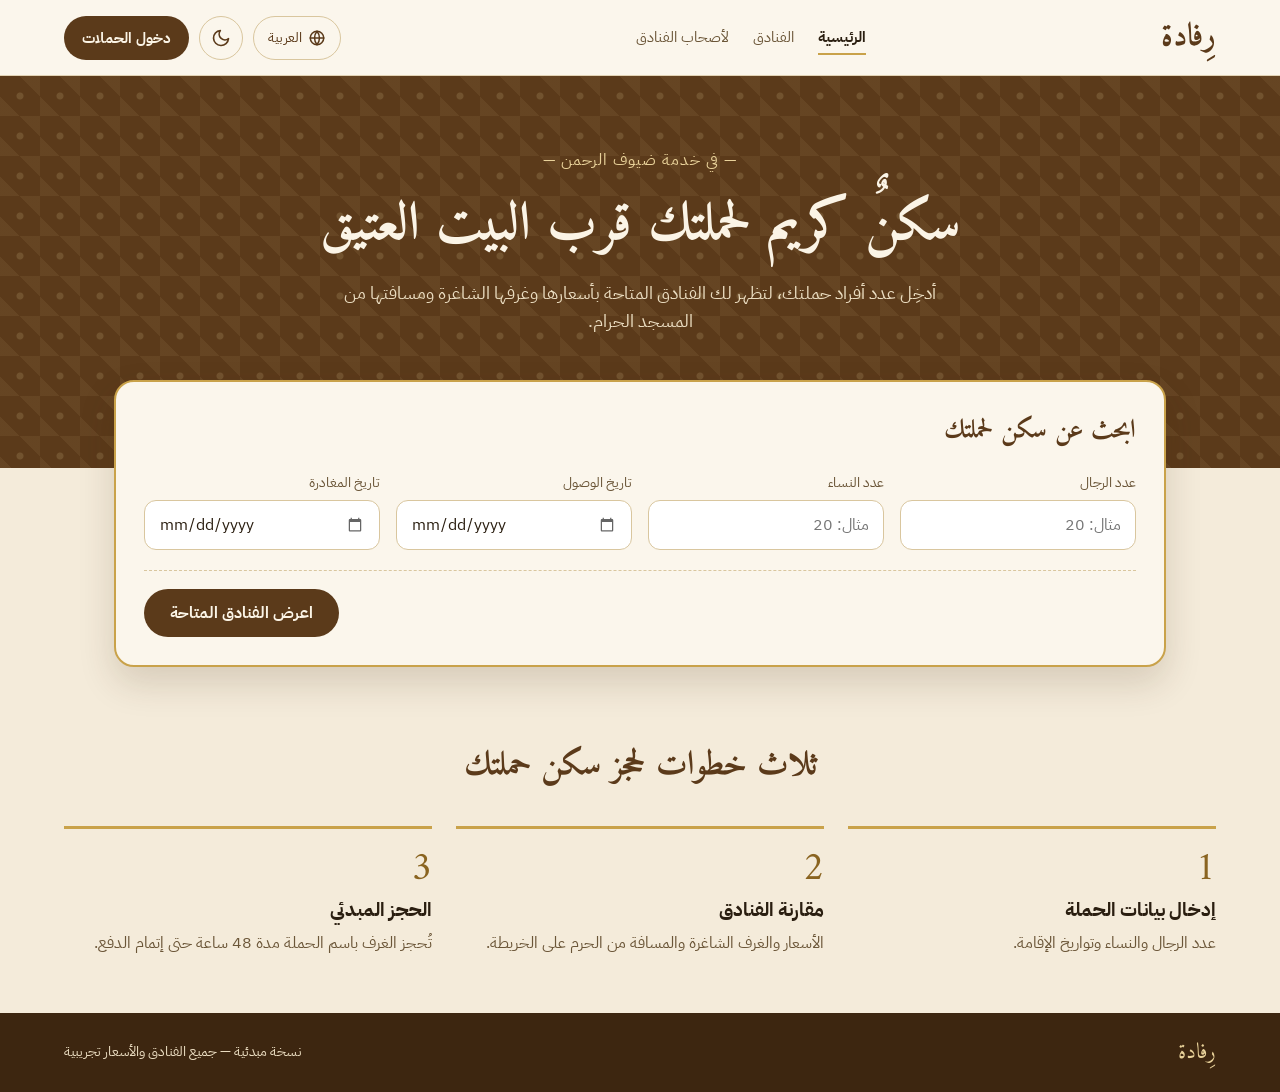
<file: index.html>
<!doctype html>
<html lang="ar" dir="rtl">
<head>
  <meta charset="utf-8">
  <meta name="viewport" content="width=device-width, initial-scale=1">
  <title>رِفادة | Rifada</title>
  <link rel="preconnect" href="https://fonts.googleapis.com">
  <link rel="stylesheet" href="https://fonts.googleapis.com/css2?family=Amiri:wght@400;700&family=IBM+Plex+Sans+Arabic:wght@400;500;700&display=swap">
  <link rel="stylesheet" href="css/style.css">
</head>
<body>
  <header id="site-header"></header>

  <section class="hero">
    <div class="hero-inner">
      <span class="hero-tag" data-i18n="hero_tag"></span>
      <h1 data-i18n="hero_title"></h1>
      <p data-i18n="hero_sub"></p>
    </div>
  </section>

  <section class="search-wrap">
    <form class="search-card" id="search-form" novalidate>
      <h2 class="display" style="font-size: 26px" data-i18n="search_title"></h2>
      <div class="form-grid">
        <div class="field">
          <label for="men" data-i18n="men"></label>
          <input id="men" type="number" min="0" inputmode="numeric" data-i18n-placeholder="ph_number">
        </div>
        <div class="field">
          <label for="women" data-i18n="women"></label>
          <input id="women" type="number" min="0" inputmode="numeric" data-i18n-placeholder="ph_number">
        </div>
        <div class="field">
          <label for="checkin" data-i18n="checkin"></label>
          <input id="checkin" type="date">
        </div>
        <div class="field">
          <label for="checkout" data-i18n="checkout"></label>
          <input id="checkout" type="date">
        </div>
      </div>
      <p class="form-error hidden" id="search-error" role="alert"></p>
      <div class="search-footer">
        <span class="muted" id="group-total"></span>
        <button type="submit" class="btn" data-i18n="show_hotels"></button>
      </div>
    </form>
  </section>

  <section class="container how">
    <h2 data-i18n="how_title"></h2>
    <div class="how-grid">
      <div class="how-item">
        <span class="how-num">1</span>
        <h3 data-i18n="how1_t"></h3>
        <p data-i18n="how1_d"></p>
      </div>
      <div class="how-item">
        <span class="how-num">2</span>
        <h3 data-i18n="how2_t"></h3>
        <p data-i18n="how2_d"></p>
      </div>
      <div class="how-item">
        <span class="how-num">3</span>
        <h3 data-i18n="how3_t"></h3>
        <p data-i18n="how3_d"></p>
      </div>
    </div>
  </section>

  <footer id="site-footer"></footer>

  <script src="js/data.js"></script>
  <script src="js/i18n.js"></script>
  <script src="js/app.js"></script>
  <script src="js/home.js"></script>
</body>
</html>
</file>
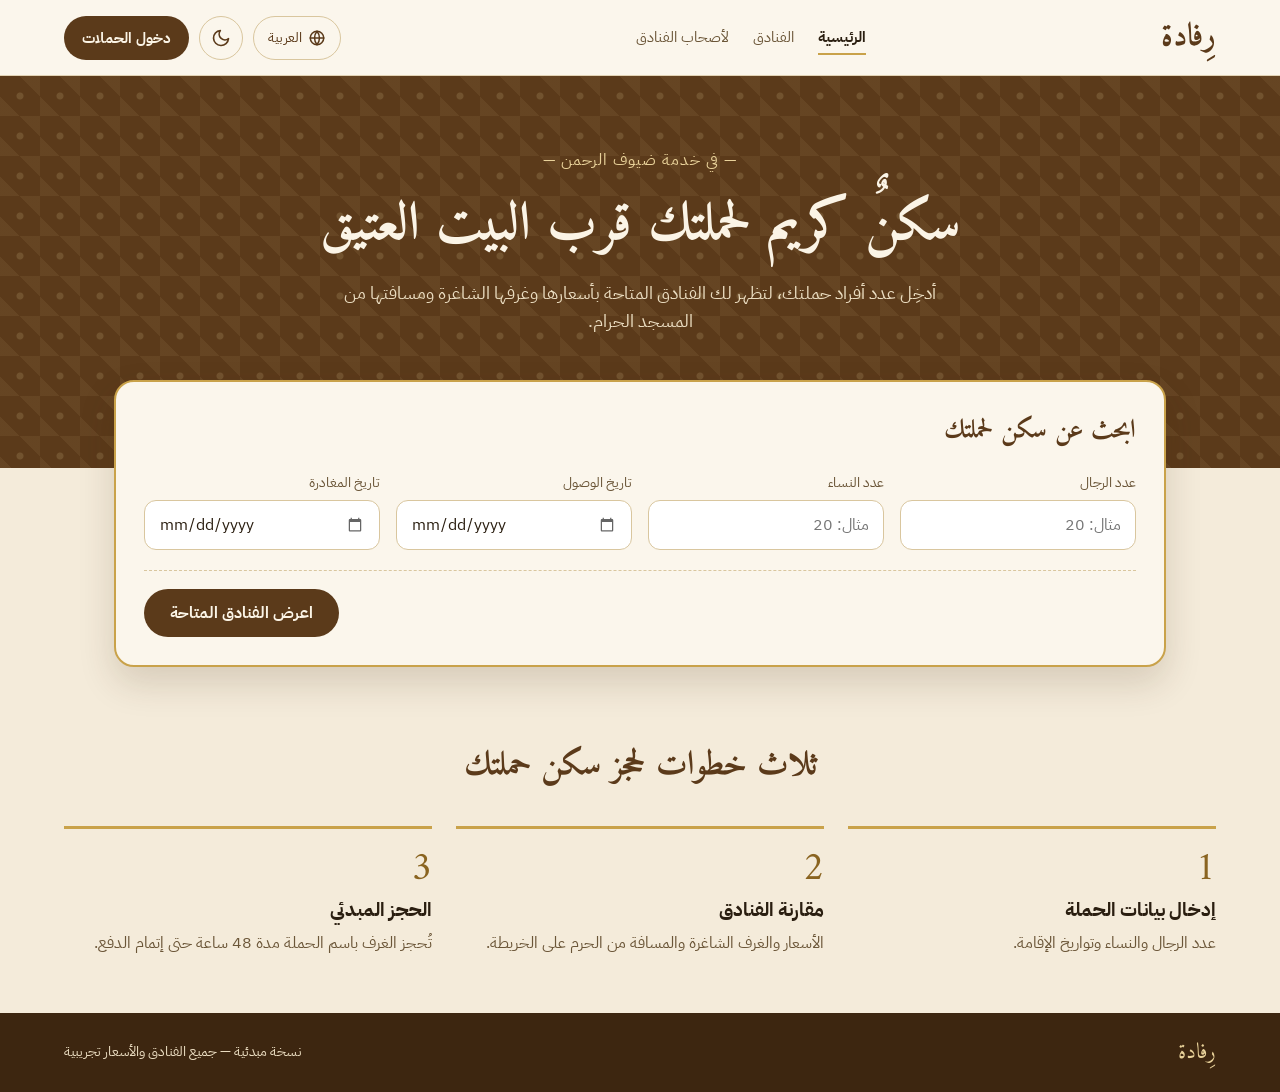
<file: booking.html>
<!doctype html>
<html lang="ar" dir="rtl">
<head>
  <meta charset="utf-8">
  <meta name="viewport" content="width=device-width, initial-scale=1">
  <title>رِفادة | تأكيد الحجز</title>
  <link rel="preconnect" href="https://fonts.googleapis.com">
  <link rel="stylesheet" href="https://fonts.googleapis.com/css2?family=Amiri:wght@400;700&family=IBM+Plex+Sans+Arabic:wght@400;500;700&display=swap">
  <link rel="stylesheet" href="css/style.css">
</head>
<body>
  <header id="site-header"></header>

  <div class="container" style="max-width: 1000px">
    <div class="steps-path">
      <span data-i18n="step1"></span><span class="sep">←</span>
      <span data-i18n="step2"></span><span class="sep">←</span>
      <span class="current" data-i18n="step3"></span>
    </div>

    <div style="padding-top: 14px">
      <a href="#" id="back-link" data-i18n="back_hotel"></a>
    </div>

    <h1 class="display" style="font-size: 38px; padding-top: 12px" data-i18n="booking_title"></h1>

    <!-- رسالة النجاح (مخفية حتى يتم الحجز) -->
    <section class="card success hidden" id="success-box" style="margin-block: 20px 56px">
      <div class="ok" id="ok-icon"></div>
      <h2 data-i18n="success_title"></h2>
      <span class="muted" data-i18n="success_ref"></span>
      <span class="ref" id="ref-number"></span>
      <p class="muted" style="margin: 0; max-width: 480px" data-i18n="success_note"></p>
      <a href="index.html" class="btn" data-i18n="back_home"></a>
    </section>

    <div class="layout" id="booking-layout">
      <form class="main card" id="booking-form" novalidate>
        <h2 data-i18n="group_info"></h2>
        <div class="field">
          <label for="g-name" data-i18n="g_name"></label>
          <input id="g-name" type="text" data-i18n-placeholder="g_name_ph">
        </div>
        <div class="field">
          <label for="g-license" data-i18n="g_license"></label>
          <input id="g-license" type="text">
        </div>
        <div class="field">
          <label for="g-phone" data-i18n="g_phone"></label>
          <input id="g-phone" type="tel" placeholder="05xxxxxxxx" inputmode="numeric" dir="ltr">
        </div>
        <div class="field">
          <label for="g-email" data-i18n="g_email"></label>
          <input id="g-email" type="email" dir="ltr">
        </div>
        <label class="check"><input type="checkbox" id="g-agree"> <span data-i18n="agree"></span></label>
        <p class="form-error hidden" id="booking-error" role="alert"></p>
        <button type="submit" class="btn btn-block" data-i18n="confirm_btn"></button>
      </form>

      <aside class="side" style="display: flex; flex-direction: column; gap: 16px">
        <div class="card card-gold" id="summary"></div>
        <div class="notice" data-i18n="after_note"></div>
      </aside>
    </div>
  </div>

  <footer id="site-footer"></footer>

  <script src="js/data.js"></script>
  <script src="js/i18n.js"></script>
  <script src="js/app.js"></script>
  <script src="js/booking.js"></script>
</body>
</html>
</file>
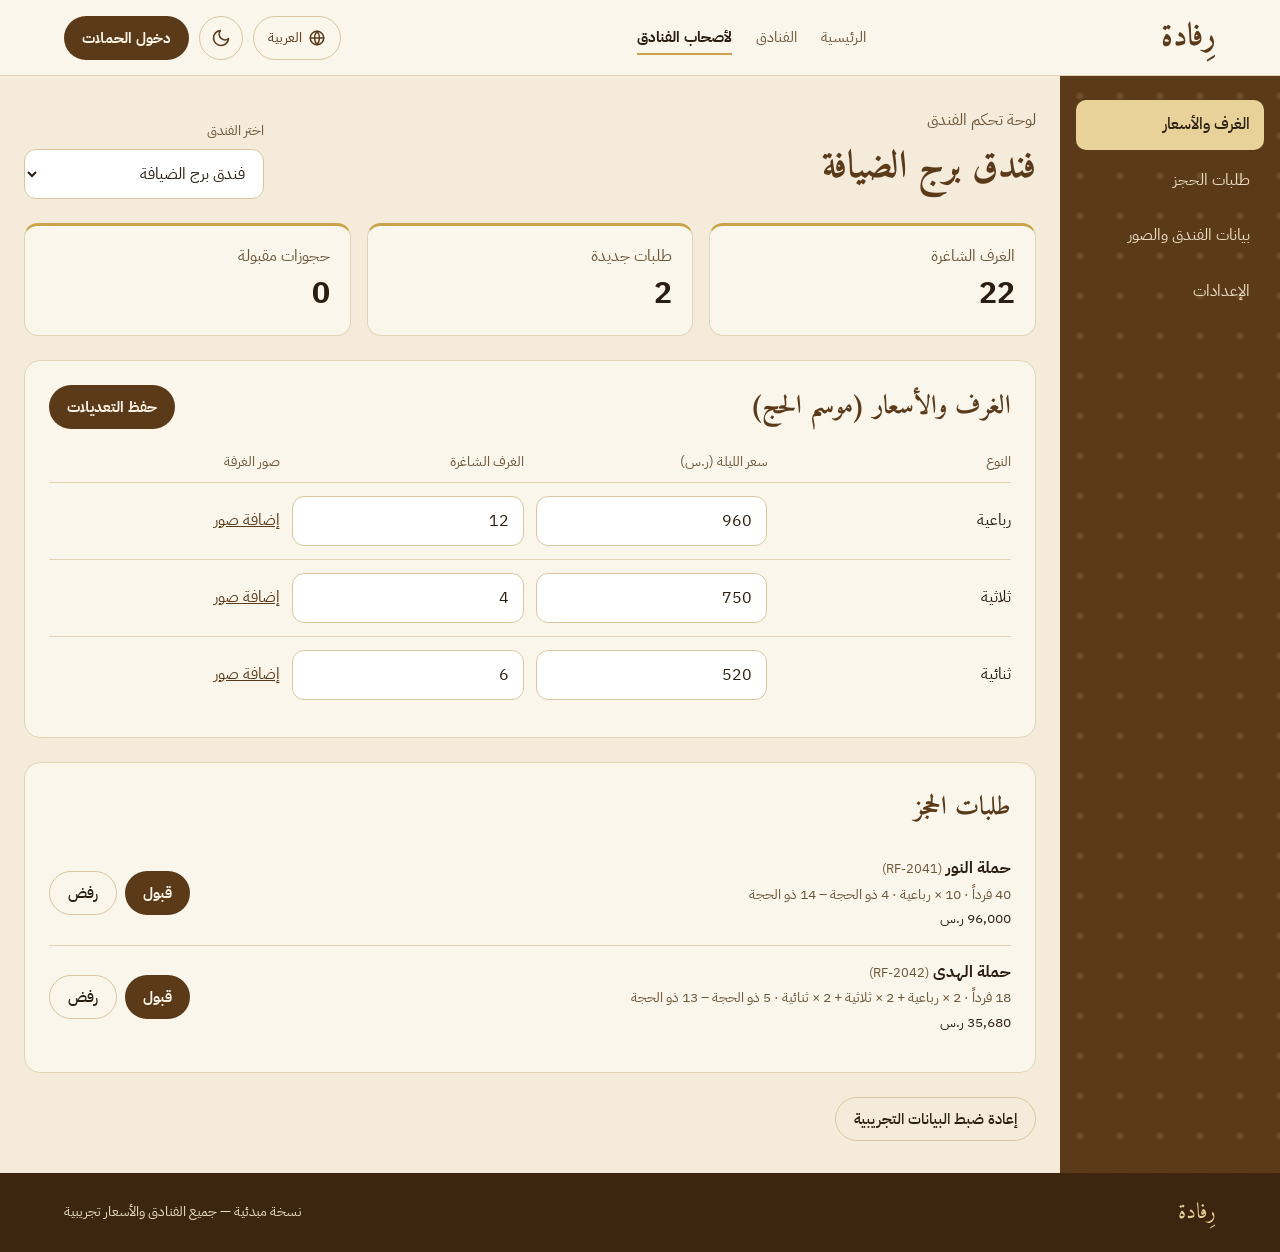
<file: dashboard.html>
<!doctype html>
<html lang="ar" dir="rtl">
<head>
  <meta charset="utf-8">
  <meta name="viewport" content="width=device-width, initial-scale=1">
  <title>رِفادة | لوحة الفندق</title>
  <link rel="preconnect" href="https://fonts.googleapis.com">
  <link rel="stylesheet" href="https://fonts.googleapis.com/css2?family=Amiri:wght@400;700&family=IBM+Plex+Sans+Arabic:wght@400;500;700&display=swap">
  <link rel="stylesheet" href="css/style.css">
</head>
<body>
  <header id="site-header"></header>

  <div class="dash">
    <nav class="dash-side">
      <a href="#rooms" class="active" data-i18n="menu_rooms"></a>
      <a href="#requests" data-i18n="menu_requests"></a>
      <a href="#" class="soon" data-i18n="menu_info"></a>
      <a href="#" class="soon" data-i18n="menu_settings"></a>
    </nav>

    <main class="dash-main">
      <div style="display: flex; flex-wrap: wrap; justify-content: space-between; align-items: flex-end; gap: 16px">
        <div style="display: flex; flex-direction: column; gap: 4px">
          <span class="muted" data-i18n="dash_label"></span>
          <h1 class="display" style="font-size: 38px" id="dash-hotel-name"></h1>
        </div>
        <div class="field" style="min-width: 240px">
          <label for="hotel-select" data-i18n="dash_choose"></label>
          <select id="hotel-select"></select>
        </div>
      </div>

      <div class="stats">
        <div class="stat"><span class="muted" data-i18n="stat_free"></span><strong id="stat-free"></strong></div>
        <div class="stat"><span class="muted" data-i18n="stat_new"></span><strong id="stat-new"></strong></div>
        <div class="stat"><span class="muted" data-i18n="stat_accepted"></span><strong id="stat-accepted"></strong></div>
      </div>

      <section class="card" id="rooms">
        <div style="display: flex; flex-wrap: wrap; justify-content: space-between; align-items: center; gap: 12px">
          <h2 data-i18n="rooms_season"></h2>
          <button type="button" class="btn btn-sm" id="save-rooms" data-i18n="save"></button>
        </div>
        <div class="table" id="rooms-table"></div>
      </section>

      <section class="card" id="requests">
        <h2 data-i18n="requests_title"></h2>
        <div id="requests-list"></div>
      </section>

      <div>
        <button type="button" class="btn btn-outline btn-sm" id="reset-demo" data-i18n="reset_demo"></button>
      </div>
    </main>
  </div>

  <footer id="site-footer"></footer>

  <script src="js/data.js"></script>
  <script src="js/i18n.js"></script>
  <script src="js/app.js"></script>
  <script src="js/dashboard.js"></script>
</body>
</html>
</file>
<file: css/style.css>
/* =========================================================
   رِفادة — ملف التنسيق الرئيسي
   الألوان معرّفة كمتغيرات، والوضع الليلي يغيّر قيمها فقط
   ========================================================= */

:root {
  --bg: #F4EBDA;
  --surface: #FBF6EC;
  --surface-2: #EFE2C6;
  --border: #E2D3B5;
  --input-border: #D9C69E;
  --input-bg: #FFFFFF;
  --text: #2A1E10;
  --muted: #6B5638;
  --primary: #5B3A1A;
  --primary-text: #FBF4E6;
  --gold: #C9A24A;
  --gold-text: #8A6420;
  --hero: #5B3A1A;
  --hero-text: #FBF4E6;
  --hero-muted: #EADCC0;
  --footer: #3D2610;
  --footer-text: #EADCC0;
  --danger: #A12D1F;
  --success: #2E6B3A;
  --shadow: 0 16px 36px rgba(60, 35, 10, 0.16);
  --radius: 16px;
  --font-body: 'IBM Plex Sans Arabic', system-ui, sans-serif;
  --font-display: 'Amiri', serif;
}

[data-theme="dark"] {
  --bg: #16110B;
  --surface: #241B11;
  --surface-2: #2F2316;
  --border: #3A2C1A;
  --input-border: #4A3820;
  --input-bg: #1A140D;
  --text: #F4EBDA;
  --muted: #C9B896;
  --primary: #E9D29A;
  --primary-text: #2A1E10;
  --gold: #C9A24A;
  --gold-text: #E9D29A;
  --hero: #0F0B06;
  --hero-text: #F4EBDA;
  --hero-muted: #C9B896;
  --footer: #0F0B06;
  --footer-text: #C9B896;
  --danger: #F08A7A;
  --success: #8FD19E;
  --shadow: 0 16px 36px rgba(0, 0, 0, 0.45);
}

* { box-sizing: border-box; }

body {
  margin: 0;
  font-family: var(--font-body);
  background: var(--bg);
  color: var(--text);
  line-height: 1.6;
}

a { color: var(--primary); }
a:hover { opacity: 0.85; }

h1, h2, h3 { margin: 0; }

.container {
  max-width: 1200px;
  margin: 0 auto;
  padding-inline: 24px;
}

.display {
  font-family: var(--font-display);
  color: var(--primary);
  font-weight: 700;
}

.muted { color: var(--muted); }
.hidden { display: none !important; }

/* ---------- الهيدر ---------- */
.site-header {
  background: var(--surface);
  border-bottom: 1px solid var(--border);
}
.header-inner {
  display: flex;
  flex-wrap: wrap;
  align-items: center;
  justify-content: space-between;
  gap: 16px;
  padding-block: 12px;
}
.brand {
  font-family: var(--font-display);
  font-size: 32px;
  font-weight: 700;
  color: var(--primary);
  text-decoration: none;
}
.nav { display: flex; flex-wrap: wrap; gap: 24px; font-size: 15px; }
.nav a { color: var(--muted); text-decoration: none; padding-block: 4px; }
.nav a.active {
  color: var(--text);
  font-weight: 700;
  border-bottom: 2px solid var(--gold);
}
.controls { display: flex; flex-wrap: wrap; align-items: center; gap: 10px; }

/* زر اللغة وقائمتها المخفية */
.lang-menu { position: relative; }
.lang-btn {
  display: flex;
  align-items: center;
  gap: 6px;
  height: 44px;
  padding: 0 14px;
  border: 1px solid var(--input-border);
  border-radius: 999px;
  background: transparent;
  color: var(--primary);
  font-family: inherit;
  font-size: 14px;
  cursor: pointer;
}
.lang-list {
  position: absolute;
  top: calc(100% + 6px);
  inset-inline-end: 0;
  min-width: 160px;
  margin: 0;
  padding: 6px;
  list-style: none;
  background: var(--surface);
  border: 1px solid var(--border);
  border-radius: 12px;
  box-shadow: var(--shadow);
  z-index: 1000;
}
.lang-list button {
  width: 100%;
  display: flex;
  justify-content: space-between;
  align-items: center;
  gap: 12px;
  min-height: 44px;
  padding: 0 12px;
  border: 0;
  border-radius: 8px;
  background: transparent;
  color: var(--text);
  font-family: inherit;
  font-size: 15px;
  text-align: start;
  cursor: pointer;
}
.lang-list button:hover { background: var(--surface-2); }
.lang-list button.active { color: var(--primary); font-weight: 700; }

.icon-btn {
  width: 44px;
  height: 44px;
  border-radius: 50%;
  border: 1px solid var(--input-border);
  background: transparent;
  color: var(--primary);
  display: flex;
  align-items: center;
  justify-content: center;
  cursor: pointer;
}

/* ---------- الأزرار ---------- */
.btn {
  display: inline-flex;
  align-items: center;
  justify-content: center;
  gap: 8px;
  min-height: 48px;
  padding: 0 26px;
  border-radius: 999px;
  border: 0;
  background: var(--primary);
  color: var(--primary-text);
  font-family: inherit;
  font-size: 16px;
  font-weight: 700;
  text-decoration: none;
  cursor: pointer;
}
.btn:hover { opacity: 0.9; }
.btn-outline {
  background: transparent;
  color: var(--text);
  border: 1px solid var(--input-border);
  font-weight: 500;
}
.btn-sm { min-height: 44px; padding: 0 18px; font-size: 15px; }
.btn-block { width: 100%; }
.btn:disabled { opacity: 0.45; cursor: not-allowed; }

/* ---------- الواجهة الرئيسية ---------- */
.hero {
  background-color: var(--hero);
  background-image:
    radial-gradient(circle at 20px 20px, rgba(233, 210, 154, 0.16) 3px, transparent 4px),
    linear-gradient(45deg, rgba(233, 210, 154, 0.07) 25%, transparent 25%, transparent 75%, rgba(233, 210, 154, 0.07) 75%);
  background-size: 40px 40px, 40px 40px;
  color: var(--hero-text);
}
.hero-inner {
  padding: 72px 24px 132px;
  display: flex;
  flex-direction: column;
  align-items: center;
  gap: 16px;
  text-align: center;
}
.hero-tag { color: #E9D29A; font-size: 16px; letter-spacing: 1px; }
.hero h1 {
  font-family: var(--font-display);
  font-size: clamp(34px, 5vw, 54px);
  line-height: 1.35;
  max-width: 820px;
}
.hero p { color: var(--hero-muted); font-size: 18px; max-width: 640px; margin: 0; }

.search-wrap { max-width: 1100px; margin: -88px auto 0; padding-inline: 24px; }
.search-card {
  background: var(--surface);
  border: 2px solid var(--gold);
  border-radius: 20px;
  box-shadow: var(--shadow);
  padding: 28px;
  display: flex;
  flex-direction: column;
  gap: 20px;
}
.form-grid {
  display: grid;
  grid-template-columns: repeat(auto-fit, minmax(190px, 1fr));
  gap: 16px;
}
.field { display: flex; flex-direction: column; gap: 6px; }
.field label { font-size: 14px; color: var(--muted); }
.field input,
.field select,
.input {
  height: 50px;
  border: 1px solid var(--input-border);
  border-radius: 12px;
  padding: 0 14px;
  font-family: inherit;
  font-size: 16px;
  background: var(--input-bg);
  color: var(--text);
  width: 100%;
  min-width: 0;
}
[data-theme="dark"] input[type="date"] { color-scheme: dark; }

.search-footer {
  display: flex;
  flex-wrap: wrap;
  align-items: center;
  justify-content: space-between;
  gap: 12px;
  border-top: 1px dashed var(--input-border);
  padding-top: 18px;
}
.form-error { color: var(--danger); font-size: 14px; margin: 0; }

.how { padding-block: 72px 56px; display: flex; flex-direction: column; gap: 32px; }
.how h2 { font-family: var(--font-display); font-size: 34px; color: var(--primary); text-align: center; }
.how-grid { display: grid; grid-template-columns: repeat(auto-fit, minmax(260px, 1fr)); gap: 24px; }
.how-item { border-top: 3px solid var(--gold); padding-top: 20px; display: flex; flex-direction: column; gap: 6px; }
.how-num { font-family: var(--font-display); font-size: 40px; color: var(--gold-text); line-height: 1; }
.how-item h3 { font-size: 19px; }
.how-item p { margin: 0; color: var(--muted); }

/* ---------- مسار الخطوات ---------- */
.steps-path {
  display: flex;
  flex-wrap: wrap;
  gap: 10px;
  font-size: 14px;
  color: var(--muted);
  padding-top: 18px;
}
.steps-path .sep { color: var(--gold); }
.steps-path .current { color: var(--primary); font-weight: 700; }

/* ---------- البطاقات والتخطيط ---------- */
.card {
  background: var(--surface);
  border: 1px solid var(--border);
  border-radius: var(--radius);
  padding: 24px;
  display: flex;
  flex-direction: column;
  gap: 14px;
}
.card h2 { font-family: var(--font-display); font-size: 26px; color: var(--primary); }
.card-gold { border: 2px solid var(--gold); }

.layout {
  display: flex;
  flex-wrap: wrap;
  gap: 24px;
  align-items: flex-start;
  padding-block: 20px 56px;
}
.layout > .side { flex: 1 1 260px; }
.layout > .main { flex: 999 1 560px; min-width: 0; display: flex; flex-direction: column; gap: 20px; }

.chips { display: flex; flex-wrap: wrap; gap: 8px; }
.chip {
  background: var(--surface-2);
  color: var(--text);
  padding: 7px 13px;
  border-radius: 999px;
  font-size: 14px;
}
.chip-outline { background: transparent; border: 1px solid var(--input-border); }

.divider { height: 1px; background: var(--border); }

/* ---------- الفلاتر ---------- */
.filters { gap: 18px; }
.filter-group { display: flex; flex-direction: column; gap: 8px; }
.filter-group .title { font-size: 14px; color: var(--muted); }
.check { display: flex; gap: 10px; align-items: center; cursor: pointer; min-height: 32px; }
.check input { width: 18px; height: 18px; flex-shrink: 0; accent-color: var(--primary); }

/* ---------- كرت الفندق ---------- */
.results-head { display: flex; flex-wrap: wrap; justify-content: space-between; align-items: baseline; gap: 8px; }
.results-head h1 { font-family: var(--font-display); font-size: 34px; color: var(--primary); }

.hotel-card {
  background: var(--surface);
  border: 1px solid var(--border);
  border-radius: var(--radius);
  padding: 16px;
  display: flex;
  flex-wrap: wrap;
  gap: 20px;
}
.hotel-card .ph { flex: 0 0 200px; height: 150px; }
.hotel-card .info { flex: 1 1 280px; display: flex; flex-direction: column; gap: 8px; }
.hotel-card .price-col { flex: 0 1 200px; display: flex; flex-direction: column; justify-content: space-between; gap: 12px; }
.hotel-name { font-family: var(--font-display); font-size: 26px; color: var(--primary); }
.stars { color: var(--gold-text); font-size: 14px; letter-spacing: 2px; }
.price { font-size: 22px; font-weight: 700; }

/* صورة تجريبية بدل الصور الحقيقية */
.ph {
  border-radius: 12px;
  background:
    repeating-linear-gradient(45deg, rgba(201, 162, 74, 0.12) 0 10px, transparent 10px 20px),
    var(--surface-2);
  color: var(--muted);
  display: flex;
  align-items: center;
  justify-content: center;
  text-align: center;
  font-size: 14px;
  padding: 8px;
}

/* ---------- الخريطة ---------- */
.map {
  height: 400px;
  border-radius: var(--radius);
  border: 1px solid var(--input-border);
  overflow: hidden;
  z-index: 0;
}
.map-sm { height: 260px; }
.map-note { font-size: 13px; color: var(--muted); margin: -10px 0 0; }
.pin-wrap { background: transparent; border: 0; }
.map-pin {
  background: #5B3A1A;
  color: #FBF4E6;
  padding: 5px 10px;
  border-radius: 999px;
  font-family: var(--font-body);
  font-size: 13px;
  white-space: nowrap;
  box-shadow: 0 3px 8px rgba(0, 0, 0, 0.25);
  transform: translate(-50%, -50%);
  display: inline-block;
}
.map-pin.haram { background: #2A1E10; font-weight: 700; }
.leaflet-popup-content { font-family: var(--font-body); }

/* ---------- صفحة الفندق ---------- */
.hotel-title { display: flex; flex-wrap: wrap; gap: 12px; align-items: center; }
.hotel-title h1 { font-family: var(--font-display); font-size: 42px; color: var(--primary); }

.gallery {
  display: grid;
  grid-template-columns: repeat(4, minmax(0, 1fr));
  grid-template-rows: 150px 150px;
  gap: 12px;
}
.gallery .ph:first-child { grid-column: span 2; grid-row: span 2; }

.table { display: flex; flex-direction: column; }
.table-row {
  display: grid;
  grid-template-columns: repeat(3, minmax(0, 1fr));
  gap: 12px;
  padding: 13px 0;
  border-bottom: 1px solid var(--border);
  align-items: center;
}
.table-row:last-child { border-bottom: 0; }
.table-row.head { font-size: 14px; color: var(--muted); padding-block: 8px; }
.table-row.cols-4 { grid-template-columns: repeat(4, minmax(0, 1fr)); }

.dist-grid { display: grid; grid-template-columns: repeat(auto-fit, minmax(220px, 1fr)); gap: 12px; }
.dist-box {
  background: var(--input-bg);
  border: 1px solid var(--input-border);
  border-radius: 12px;
  padding: 16px;
  display: flex;
  flex-direction: column;
  gap: 4px;
}
.dist-box strong { font-size: 20px; }

.needs { display: flex; flex-direction: column; gap: 10px; }
.need { display: flex; gap: 10px; align-items: flex-start; }
.need .tick { color: var(--gold-text); font-weight: 700; }

.sum-row { display: flex; justify-content: space-between; gap: 12px; font-size: 15px; }
.sum-row .label { color: var(--muted); }
.sum-total { display: flex; justify-content: space-between; align-items: baseline; gap: 12px; }
.sum-total strong:last-child { font-size: 24px; }

.notice {
  background: var(--surface-2);
  border-radius: var(--radius);
  padding: 16px 18px;
  font-size: 14px;
  color: var(--text);
}
.notice.warn { border: 1px solid var(--danger); color: var(--danger); background: transparent; }

/* ---------- الحجز ---------- */
.success {
  text-align: center;
  align-items: center;
  padding: 40px 24px;
}
.success .ok {
  width: 72px;
  height: 72px;
  border-radius: 50%;
  background: var(--surface-2);
  color: var(--success);
  display: flex;
  align-items: center;
  justify-content: center;
}
.ref { font-size: 24px; font-weight: 700; letter-spacing: 1px; direction: ltr; }

/* ---------- لوحة الفندق ---------- */
.dash { display: flex; flex-wrap: wrap; min-height: calc(100vh - 70px); }
.dash-side {
  flex: 1 1 220px;
  background-color: var(--hero);
  background-image: radial-gradient(circle at 20px 20px, rgba(233, 210, 154, 0.12) 3px, transparent 4px);
  background-size: 40px 40px;
  padding: 24px 16px;
  display: flex;
  flex-direction: column;
  gap: 6px;
}
.dash-side a {
  color: #EADCC0;
  text-decoration: none;
  padding: 12px 14px;
  border-radius: 10px;
}
.dash-side a.active { background: #E9D29A; color: #2A1E10; font-weight: 500; }
.dash-main { flex: 999 1 560px; min-width: 0; padding: 32px 24px; display: flex; flex-direction: column; gap: 24px; }
.stats { display: grid; grid-template-columns: repeat(auto-fit, minmax(180px, 1fr)); gap: 16px; }
.stat { background: var(--surface); border: 1px solid var(--border); border-top: 3px solid var(--gold); border-radius: 14px; padding: 18px 20px; }
.stat strong { display: block; font-size: 30px; }
.request {
  display: flex;
  flex-wrap: wrap;
  justify-content: space-between;
  align-items: center;
  gap: 12px;
  padding: 14px 0;
  border-bottom: 1px solid var(--border);
}
.request:last-child { border-bottom: 0; }
.status { font-size: 13px; padding: 4px 10px; border-radius: 999px; background: var(--surface-2); }
.status.accepted { color: var(--success); }
.status.rejected { color: var(--danger); }

/* ---------- الفوتر ---------- */
.site-footer { background: var(--footer); color: var(--footer-text); }
.footer-inner {
  display: flex;
  flex-wrap: wrap;
  justify-content: space-between;
  align-items: center;
  gap: 12px;
  padding-block: 22px;
  font-size: 14px;
}
.footer-brand { font-family: var(--font-display); font-size: 22px; color: #E9D29A; }

/* ---------- رسالة منبثقة ---------- */
.toast {
  position: fixed;
  bottom: 24px;
  left: 50%;
  transform: translateX(-50%);
  background: var(--text);
  color: var(--bg);
  padding: 12px 20px;
  border-radius: 12px;
  font-size: 15px;
  z-index: 9999;
  box-shadow: var(--shadow);
}

/* ---------- الجوال ---------- */
@media (max-width: 640px) {
  .hero-inner { padding: 48px 16px 120px; }
  .container, .search-wrap { padding-inline: 16px; }
  .gallery { grid-template-columns: repeat(2, minmax(0, 1fr)); grid-template-rows: 140px 100px 100px; }
  .hotel-card .ph { flex-basis: 100%; }
  .nav { gap: 16px; }
  .table-row.cols-4 { grid-template-columns: repeat(2, minmax(0, 1fr)); }
}

/* ---------- إصلاح مربعات التاريخ في الآيفون ---------- */
input[type="date"] {
  -webkit-appearance: none;
  appearance: none;
  display: block;
  line-height: 48px;
  text-align: start;
}
input[type="date"]::-webkit-date-and-time-value {
  text-align: start;
  margin: 0;
}
input[type="date"]::-webkit-calendar-picker-indicator { opacity: 0.6; cursor: pointer; }

/* ---------- ترتيب الهيدر في الجوال ---------- */
@media (max-width: 760px) {
  .header-inner { gap: 10px; padding-block: 10px; }
  .brand { font-size: 28px; }
  .nav {
    order: 3;
    width: 100%;
    justify-content: center;
    border-top: 1px solid var(--border);
    padding-top: 8px;
  }
  .lang-btn { height: 40px; padding: 0 12px; font-size: 13px; }
  .icon-btn { width: 40px; height: 40px; }
  #login-btn { min-height: 40px; padding: 0 14px; font-size: 14px; }
  .search-card { padding: 20px; }
  .hotel-title h1 { font-size: 32px; }
  .results-head h1 { font-size: 28px; }
  .map { height: 320px; }
  .hotel-card .price-col { flex-basis: 100%; flex-direction: row; align-items: center; }
}

/* ---------- الحركة بين الصفحات ---------- */
/* انتقال ناعم عند فتح صفحة جديدة (يعمل في Chrome وSafari الحديثة) */
@view-transition { navigation: auto; }
::view-transition-old(root) { animation: page-out 0.2s ease both; }
::view-transition-new(root) { animation: page-in 0.35s ease both; }

@keyframes page-in {
  from { opacity: 0; transform: translateY(14px); }
  to { opacity: 1; transform: none; }
}
@keyframes page-out {
  from { opacity: 1; }
  to { opacity: 0; }
}

/* ظهور محتوى الصفحة بالتدريج */
body > section,
body > div:not(.toast) { animation: page-in 0.5s ease both; }
body > section + section { animation-delay: 0.08s; }
.reveal { animation: page-in 0.45s ease both; }

/* حركة خفيفة عند المرور على الكروت والأزرار */
.hotel-card,
.btn { transition: transform 0.2s ease, box-shadow 0.2s ease, opacity 0.2s ease; }
.hotel-card:hover { transform: translateY(-3px); box-shadow: var(--shadow); }
.btn:active { transform: scale(0.97); }

/* احترام إعداد "تقليل الحركة" في الجهاز */
@media (prefers-reduced-motion: reduce) {
  *, *::before, *::after,
  ::view-transition-old(root), ::view-transition-new(root) {
    animation: none !important;
    transition: none !important;
  }
}

/* ---------- زر إظهار/إخفاء الفلاتر ---------- */
.filters-toggle {
  display: flex;
  align-items: center;
  justify-content: space-between;
  width: 100%;
  background: transparent;
  border: 0;
  padding: 0;
  color: inherit;
  font-family: inherit;
  text-align: start;
  cursor: default;
}
.filters-toggle .chevron { display: none; color: var(--primary); transition: transform 0.2s ease; }
.filter-body { display: flex; flex-direction: column; gap: 18px; }

@media (max-width: 760px) {
  .filters-toggle { cursor: pointer; min-height: 44px; }
  .filters-toggle .chevron { display: block; }
  .filters.collapsed .filter-body { display: none; }
  .filters.collapsed .chevron { transform: rotate(-90deg); }
  [dir="rtl"] .filters.collapsed .chevron { transform: rotate(90deg); }
}
</file>
